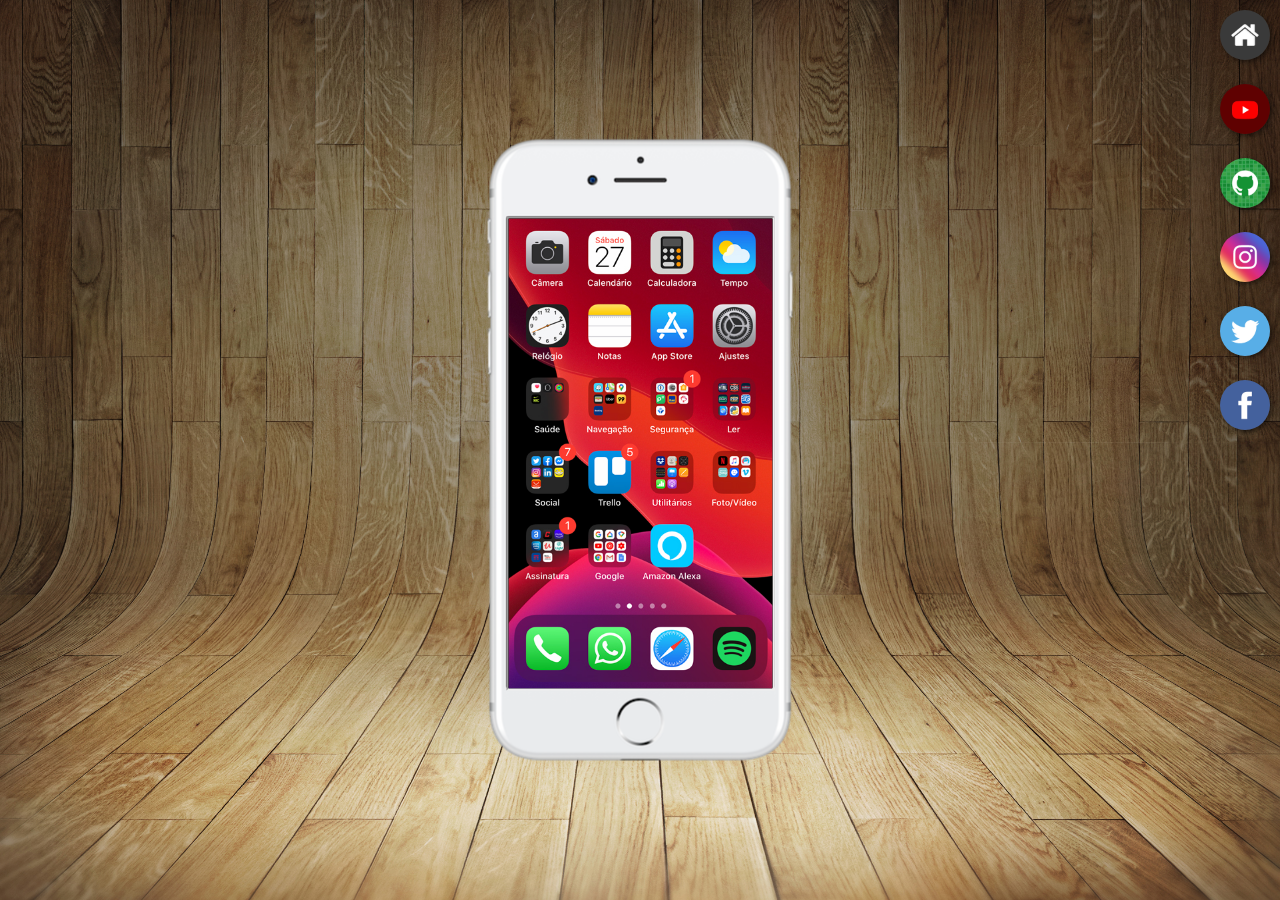
<file: index.html>
<!DOCTYPE html>
<html lang="pt-br">
<head>
    <meta charset="UTF-8">
    <meta name="viewport" content="width=device-width, initial-scale=1.0">
    <link rel="shortcut icon" href="favicon.ico" type="image/x-icon">
    <link rel="stylesheet" href="estilo/style.css">
    <title>Projetos Redes Sociais</title>
</head>
<body>
    <main>
        <section id="telefone">
            <iframe src="home.html" name="tela" id="tela">
                Seu navegador não é compatível com isso
            </iframe>
        </section>
        <section id="redes">
            <a href="home.html" target="tela"><img src="imagens/logo-home.jpg" alt="Home"></a> <br>
            <a href="youtube.html" target="tela"><img src="imagens/logo-youtube.jpg" alt="YouTube"></a> <br>
            <a href="github.html" target="tela"><img src="imagens/logo-github.jpg" alt="GitHub"></a> <br>
            <a href="instagram.html" target="tela"><img src="imagens/logo-instagram.jpg" alt="Instagram"></a> <br>
            <a href="twitter.html" target="tela"><img src="imagens/logo-twitter.jpg" alt="Twitter"></a> <br>
            <a href="facebook.html" target="tela"><img src="imagens/logo-facebook.jpg" alt="Facebook"></a> <br>
        </section>
    </main>
</body>
</html>
</file>
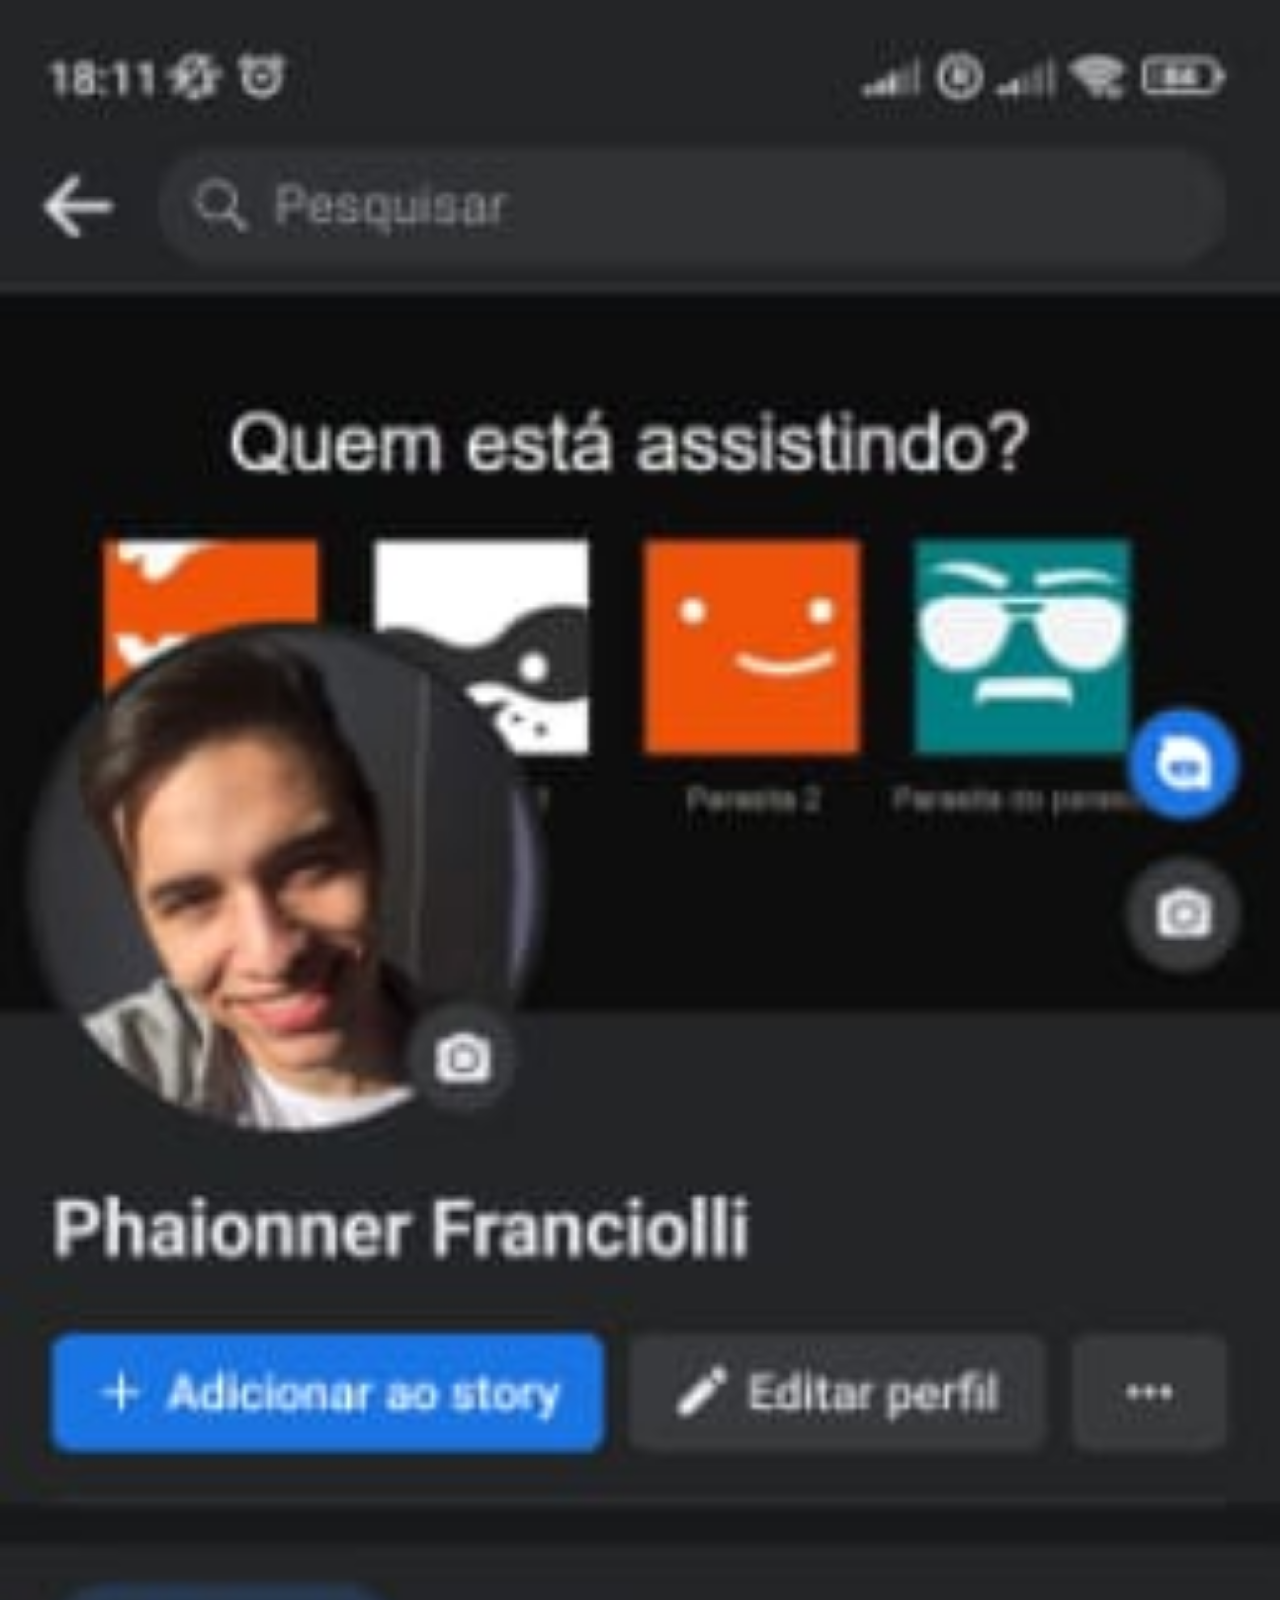
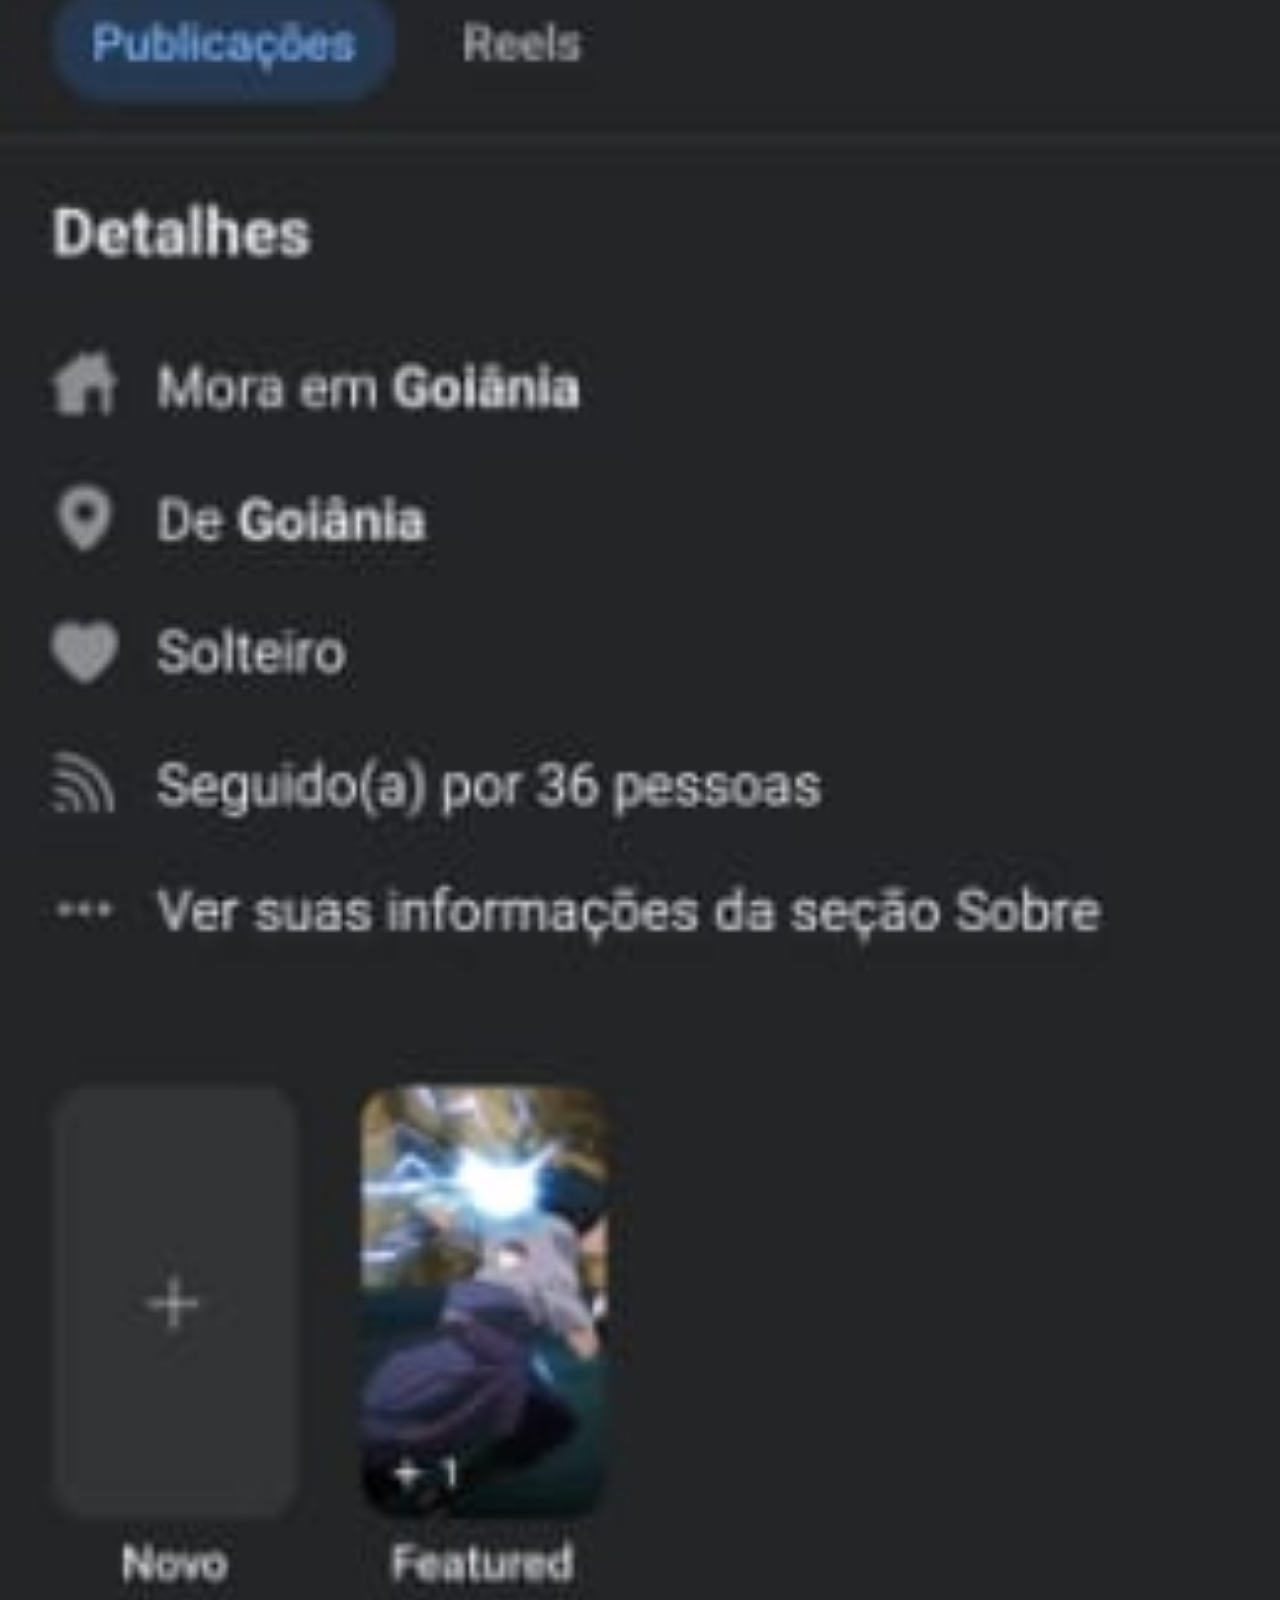
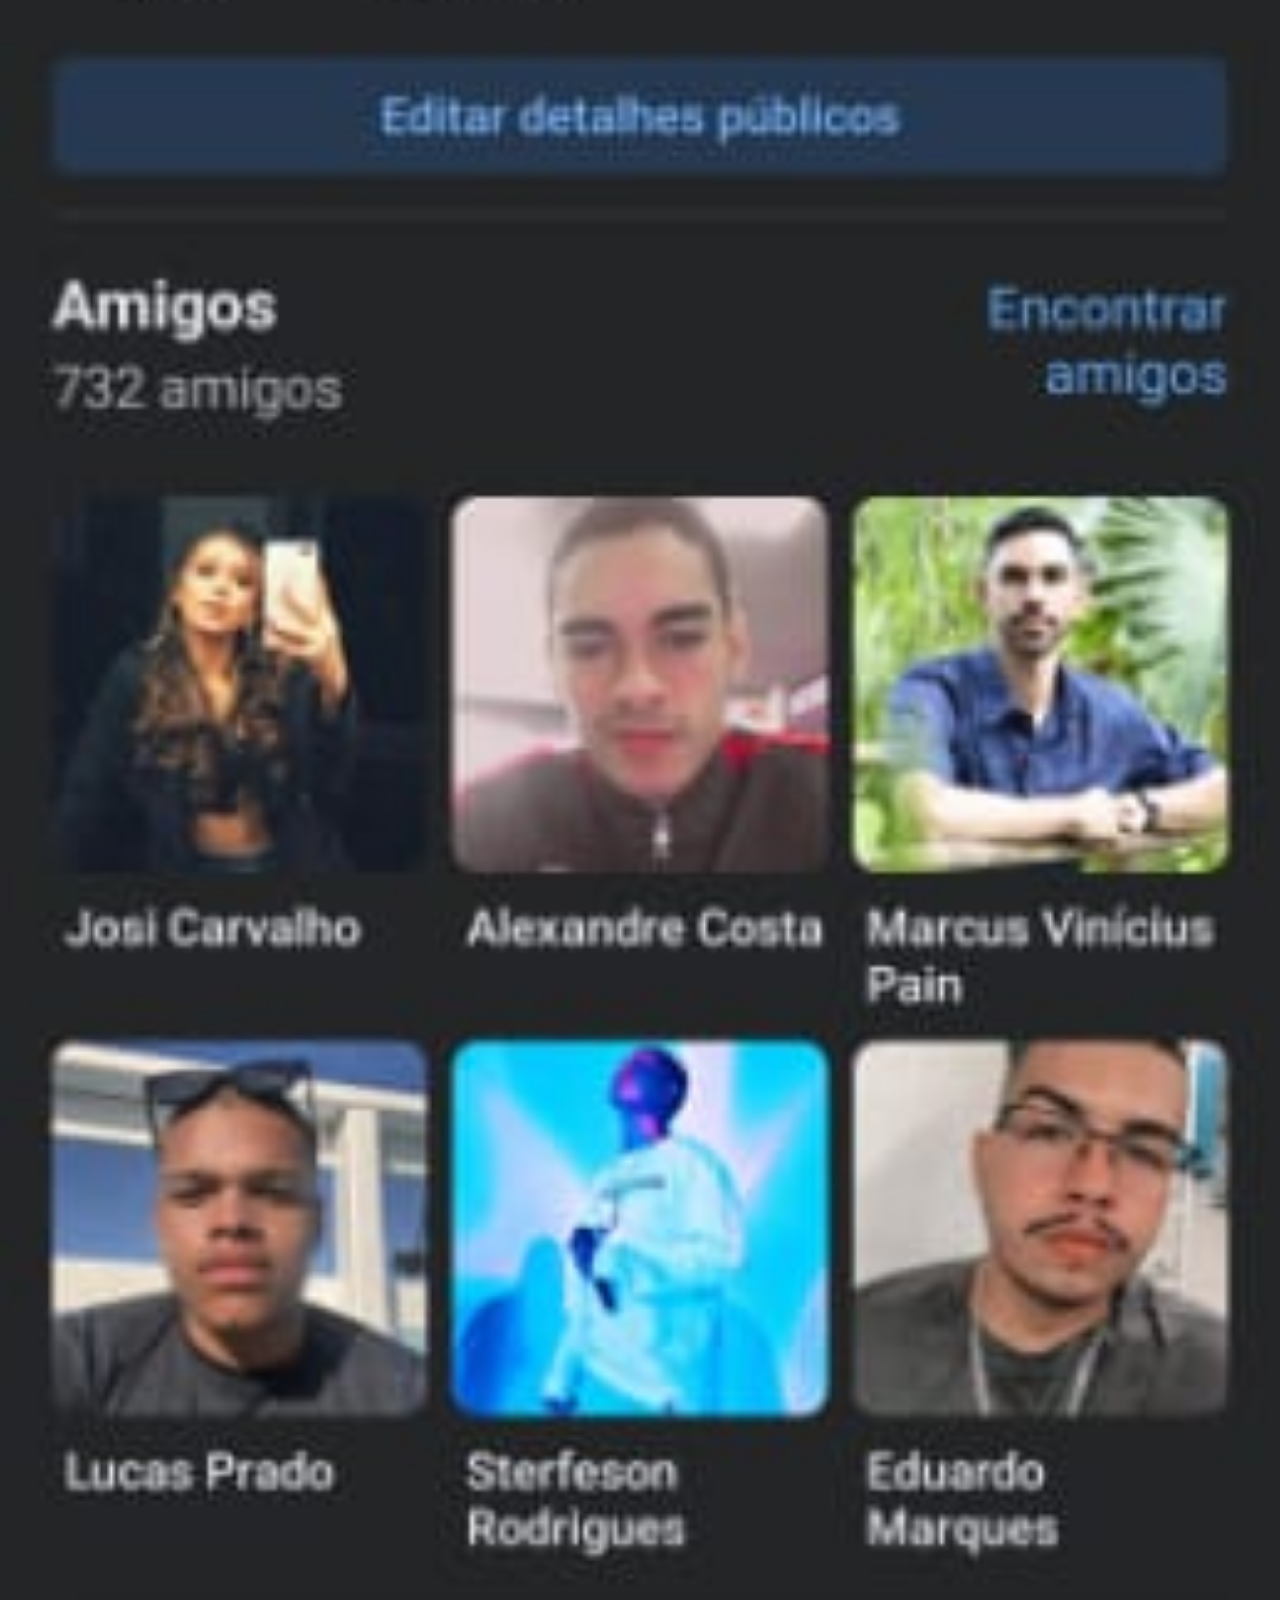
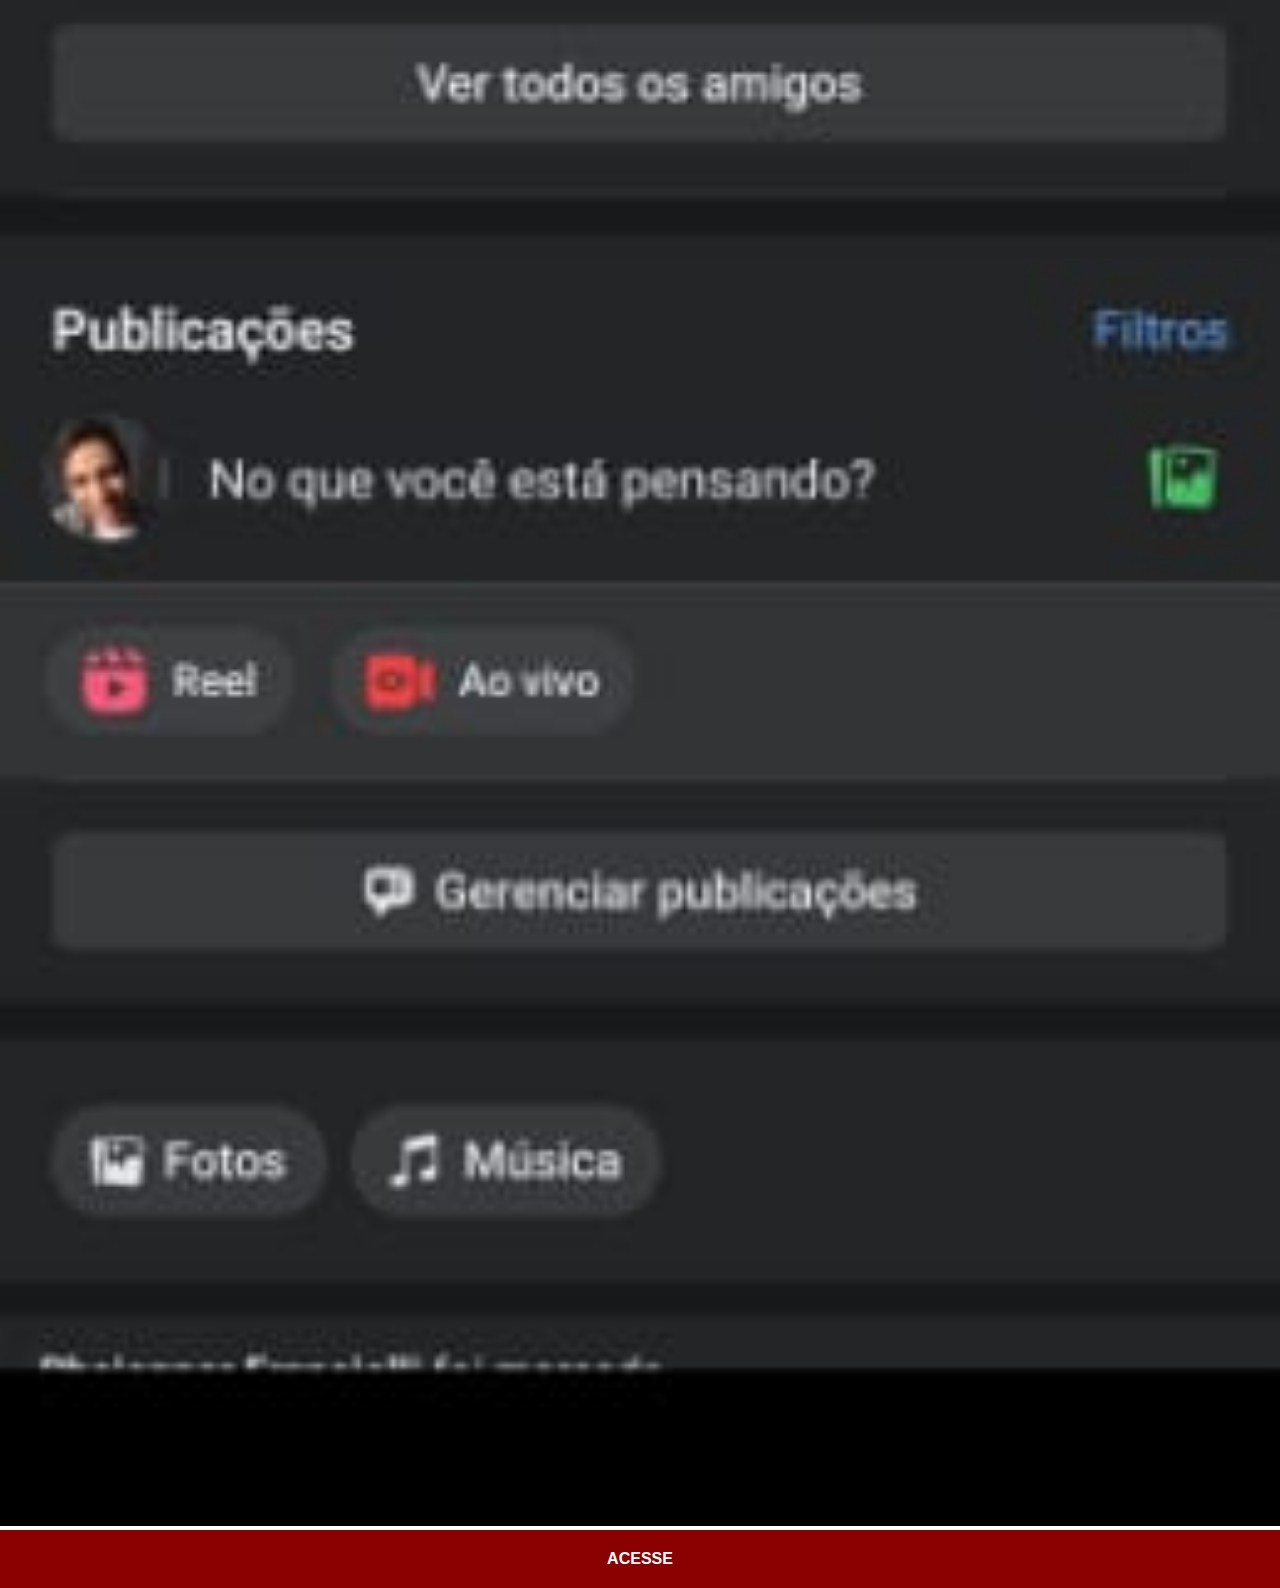
<file: facebook.html>
<!DOCTYPE html>
<html lang="pt-br">
<head>
    <meta charset="UTF-8">
    <meta name="viewport" content="width=device-width, initial-scale=1.0">
    <title>Facebook</title>
    <link rel="stylesheet" href="estilos/social.css">
</head>
<body>
    <img src="imagens/facebookappa.jpeg" alt="Facebook">
    <a href="https://www.facebook.com/phaionner.franciolli/" target="_blank">ACESSE</a>
</body>
</html>
</file>
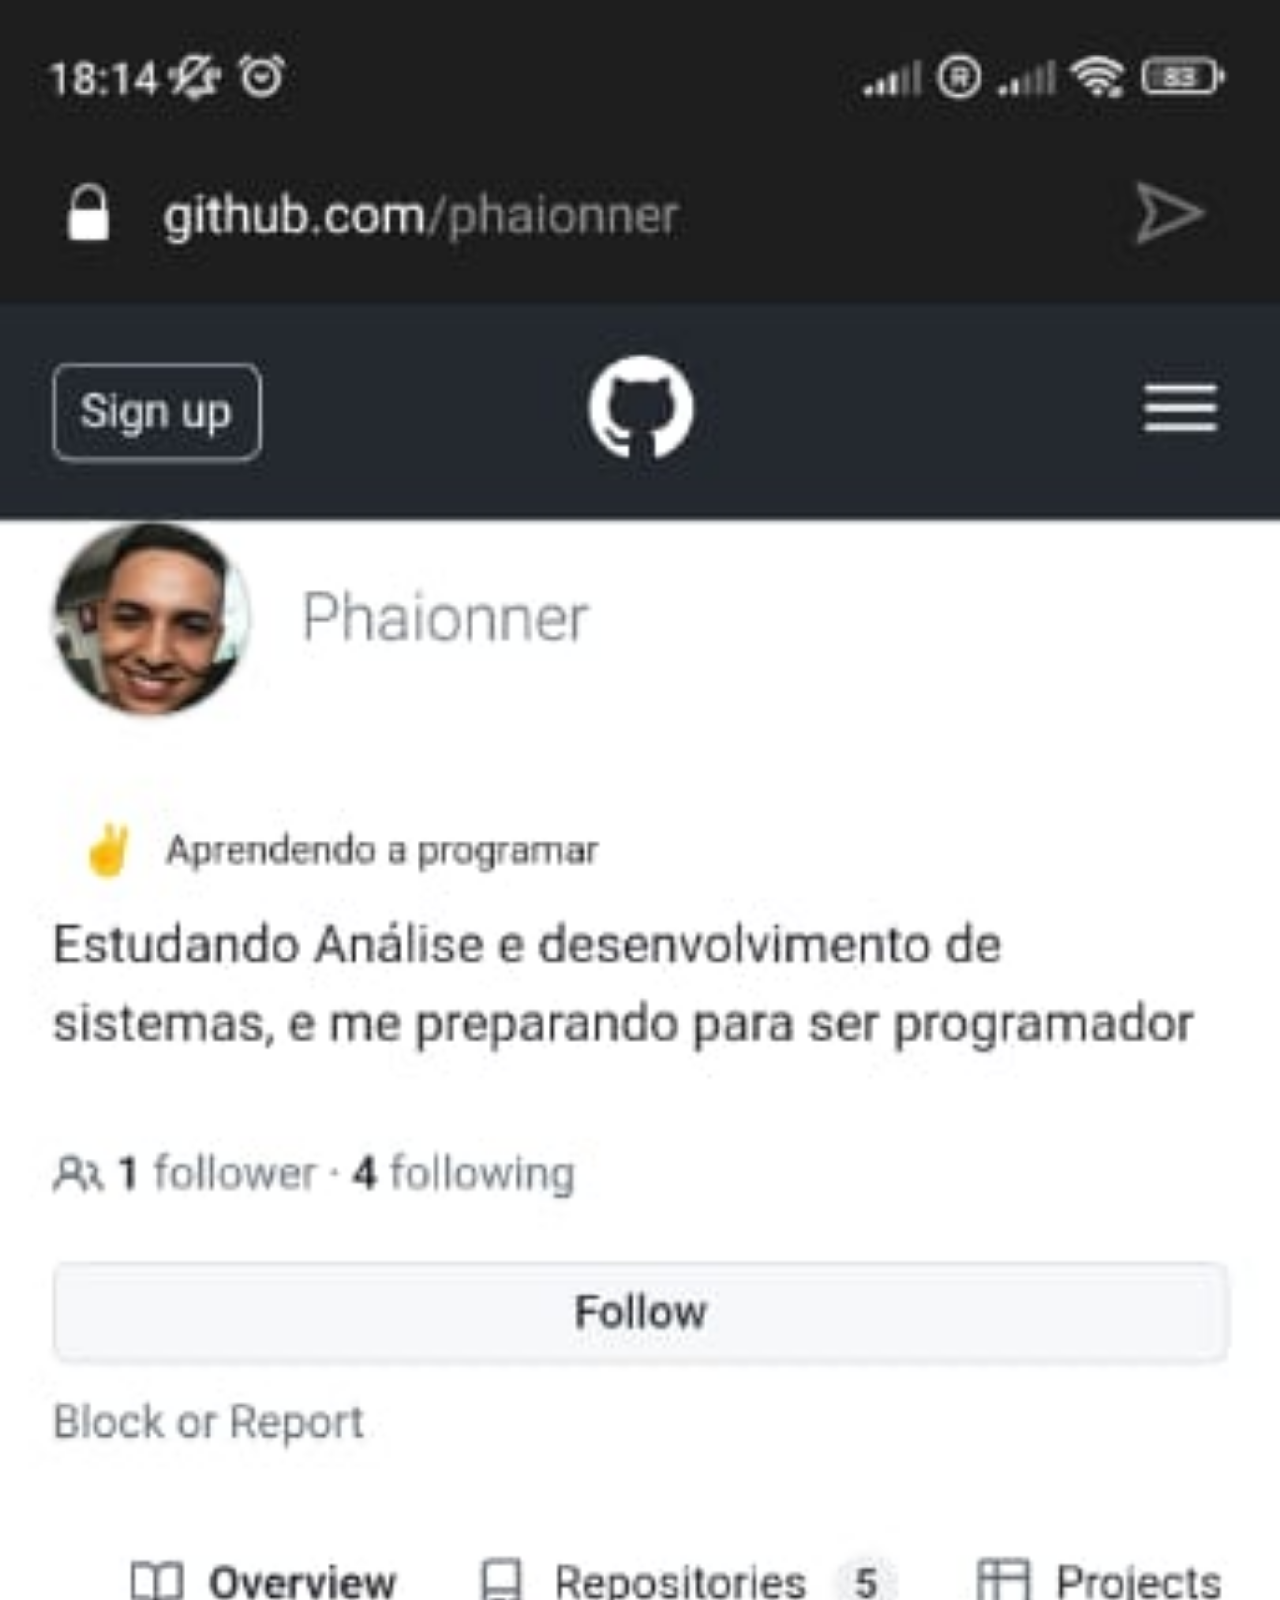
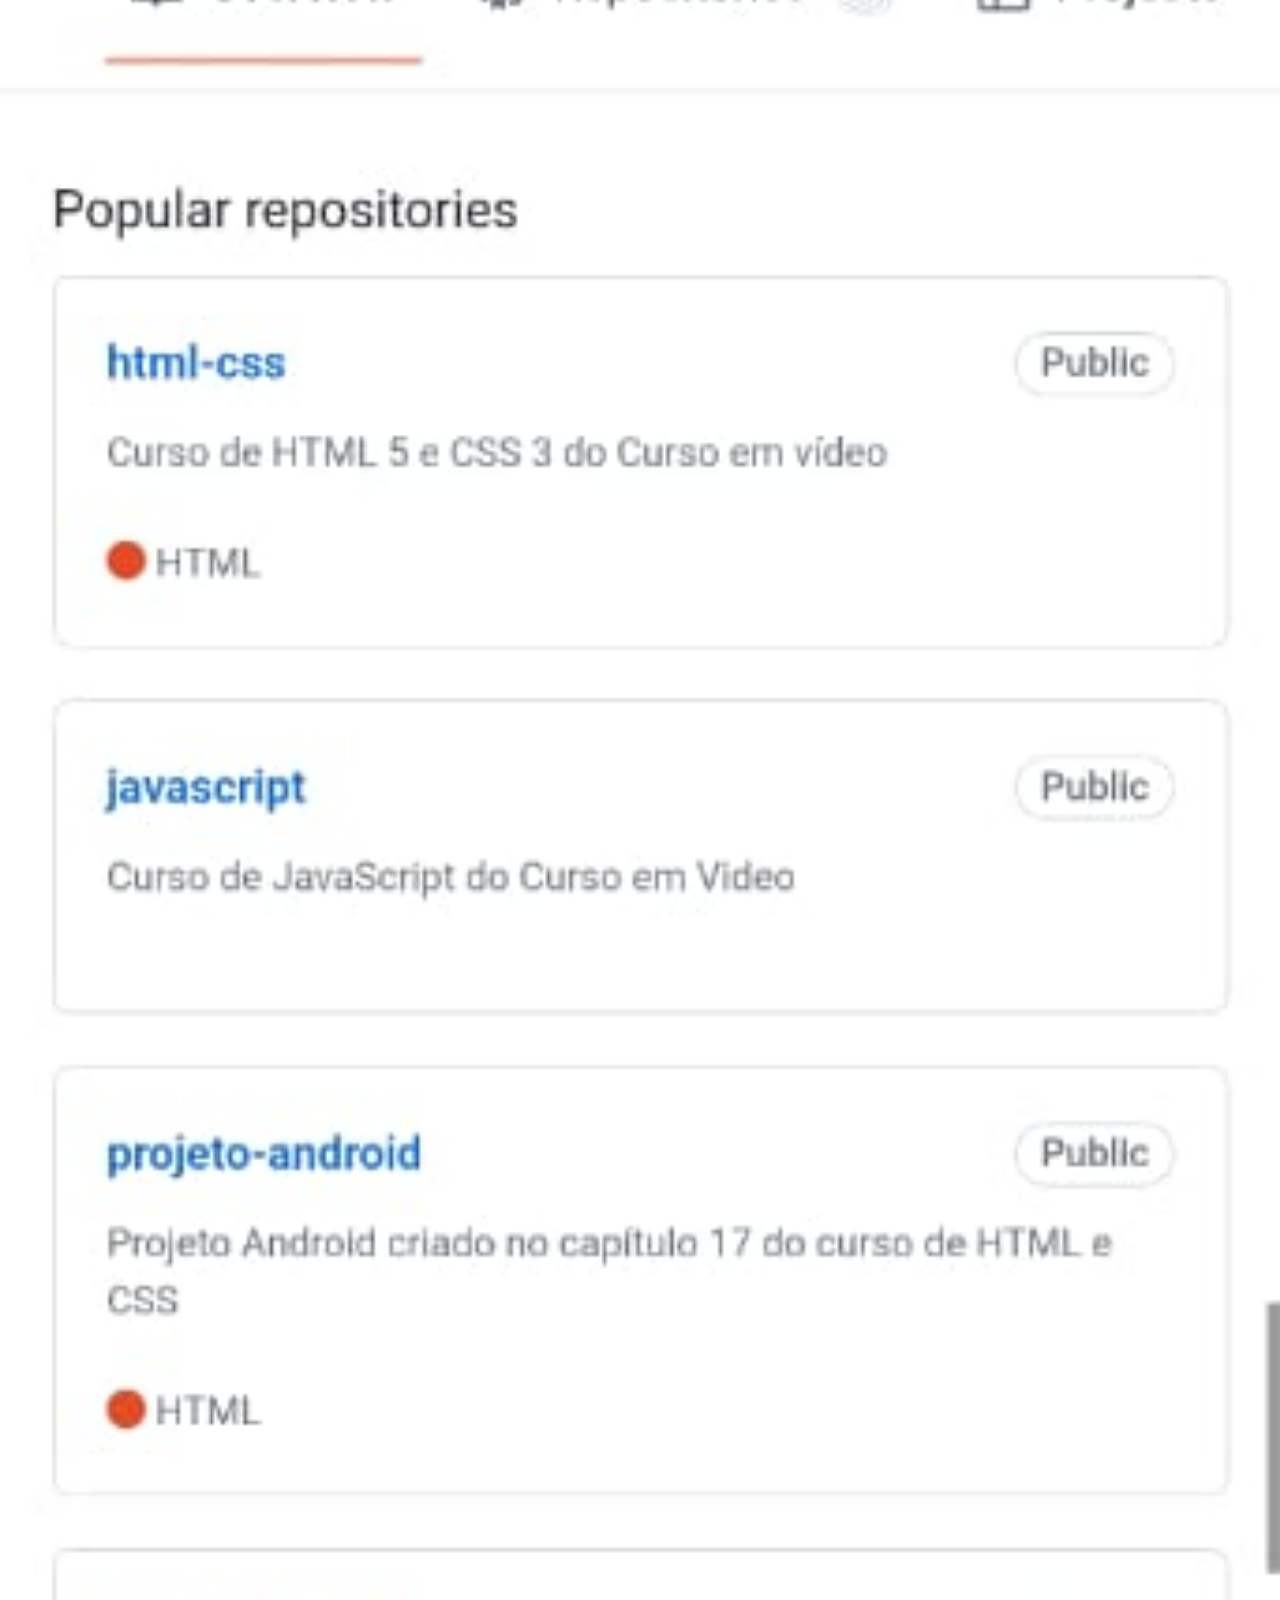
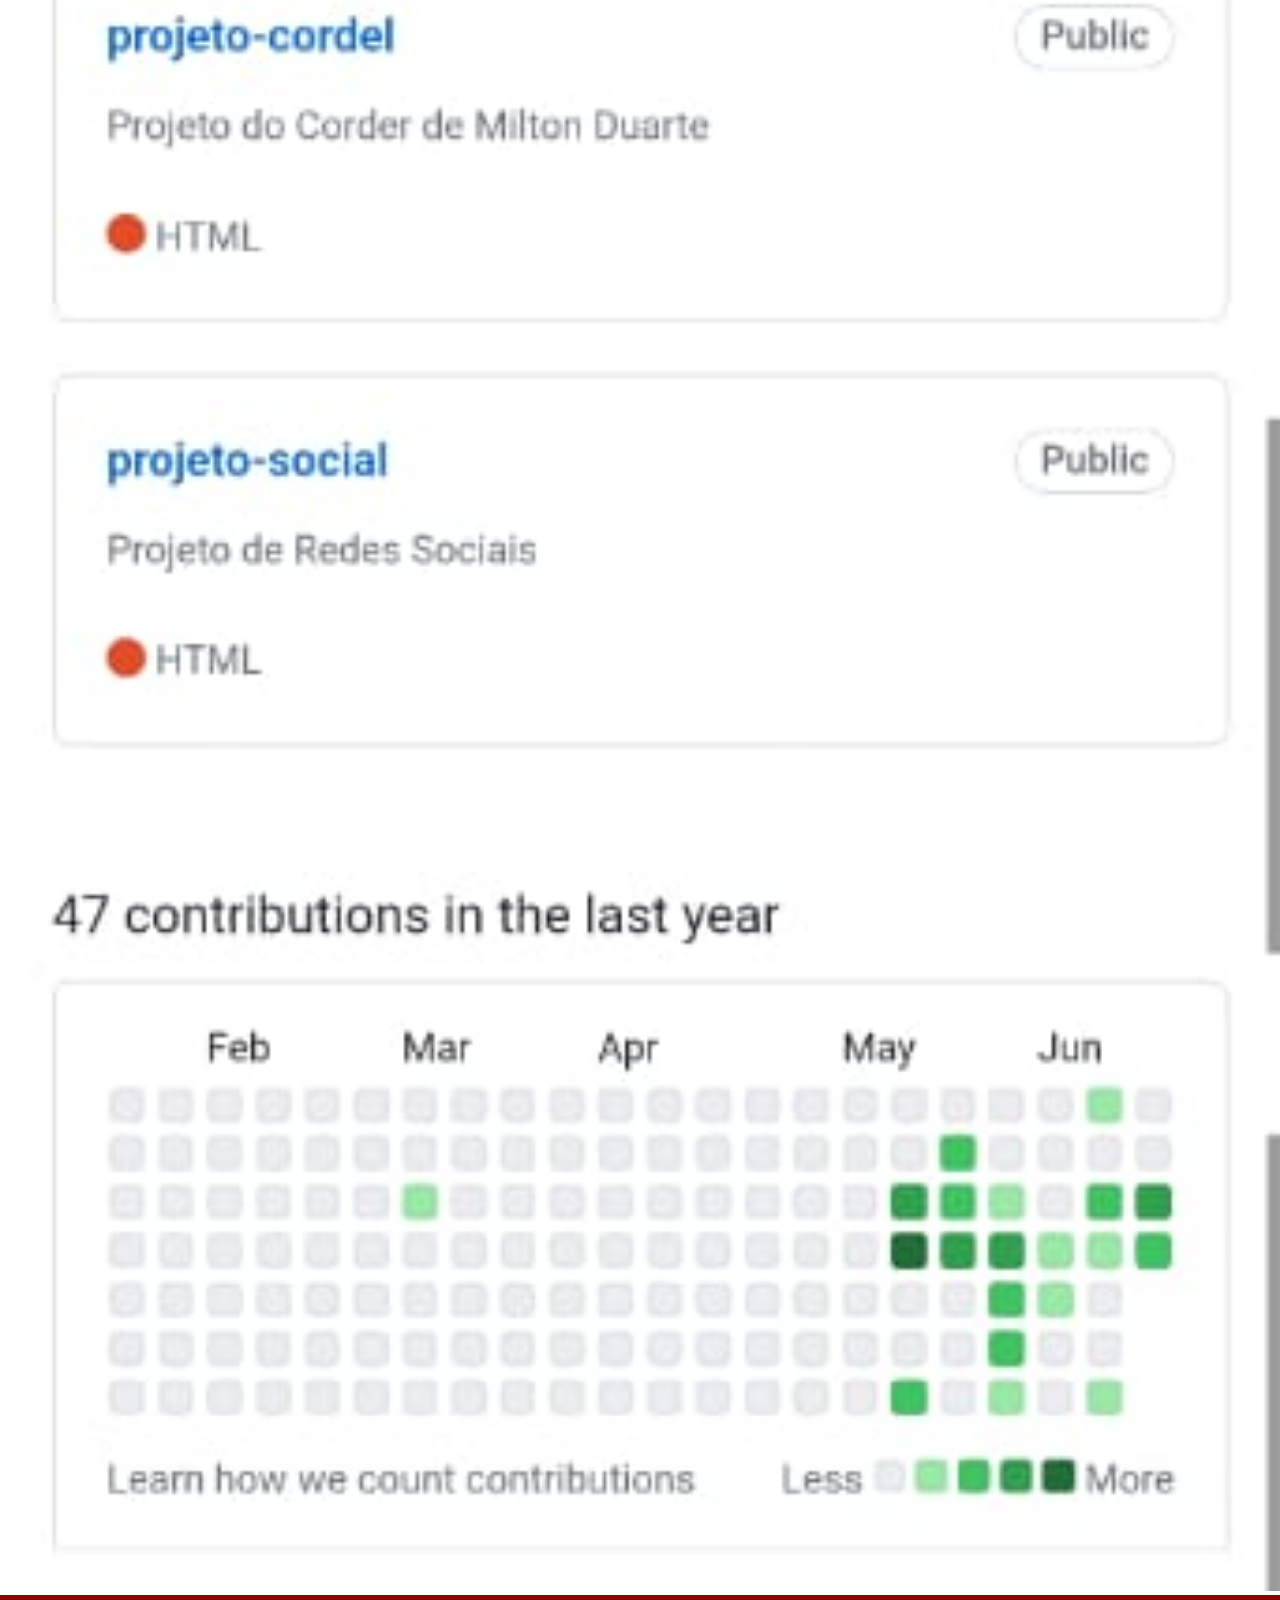
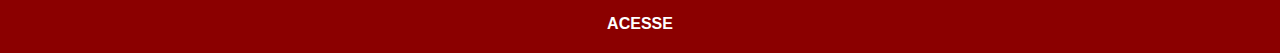
<file: github.html>
<!DOCTYPE html>
<html lang="pt-br">
<head>
    <meta charset="UTF-8">
    <meta name="viewport" content="width=device-width, initial-scale=1.0">
    <title>GitHub</title>
    <link rel="stylesheet" href="estilos/social.css">
</head>
<body>
    <img src="imagens/githubkappa.jpeg" alt="Github">
    <a href="https://github.com/Phaionner" target="_blank">ACESSE</a>
</body>
</html>
</file>
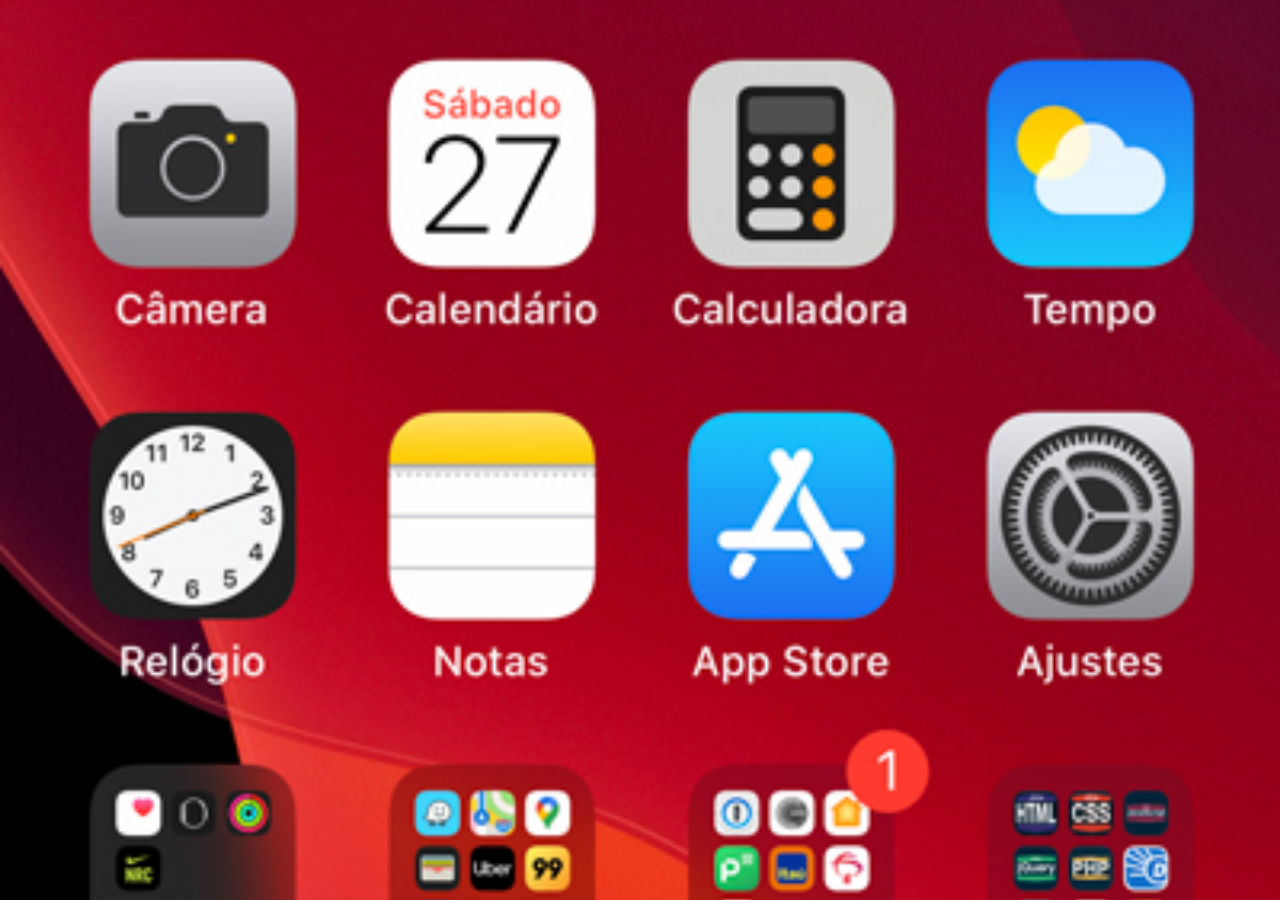
<file: home.html>
<!DOCTYPE html>
<html lang="pt-br">
<head>
    <meta charset="UTF-8">
    <meta name="viewport" content="width=device-width, initial-scale=1.0">
    <title>Home</title>
    <style>
        * {
            margin: 0px;
            padding: 0px;
        }

        body {
            width: 100vw;
            height: 100vh;
            background: black url('imagens/tela-home.jpg') no-repeat top center;
            background-size: cover;
        }
    </style>
<body>
    
</body>
</html>
</file>
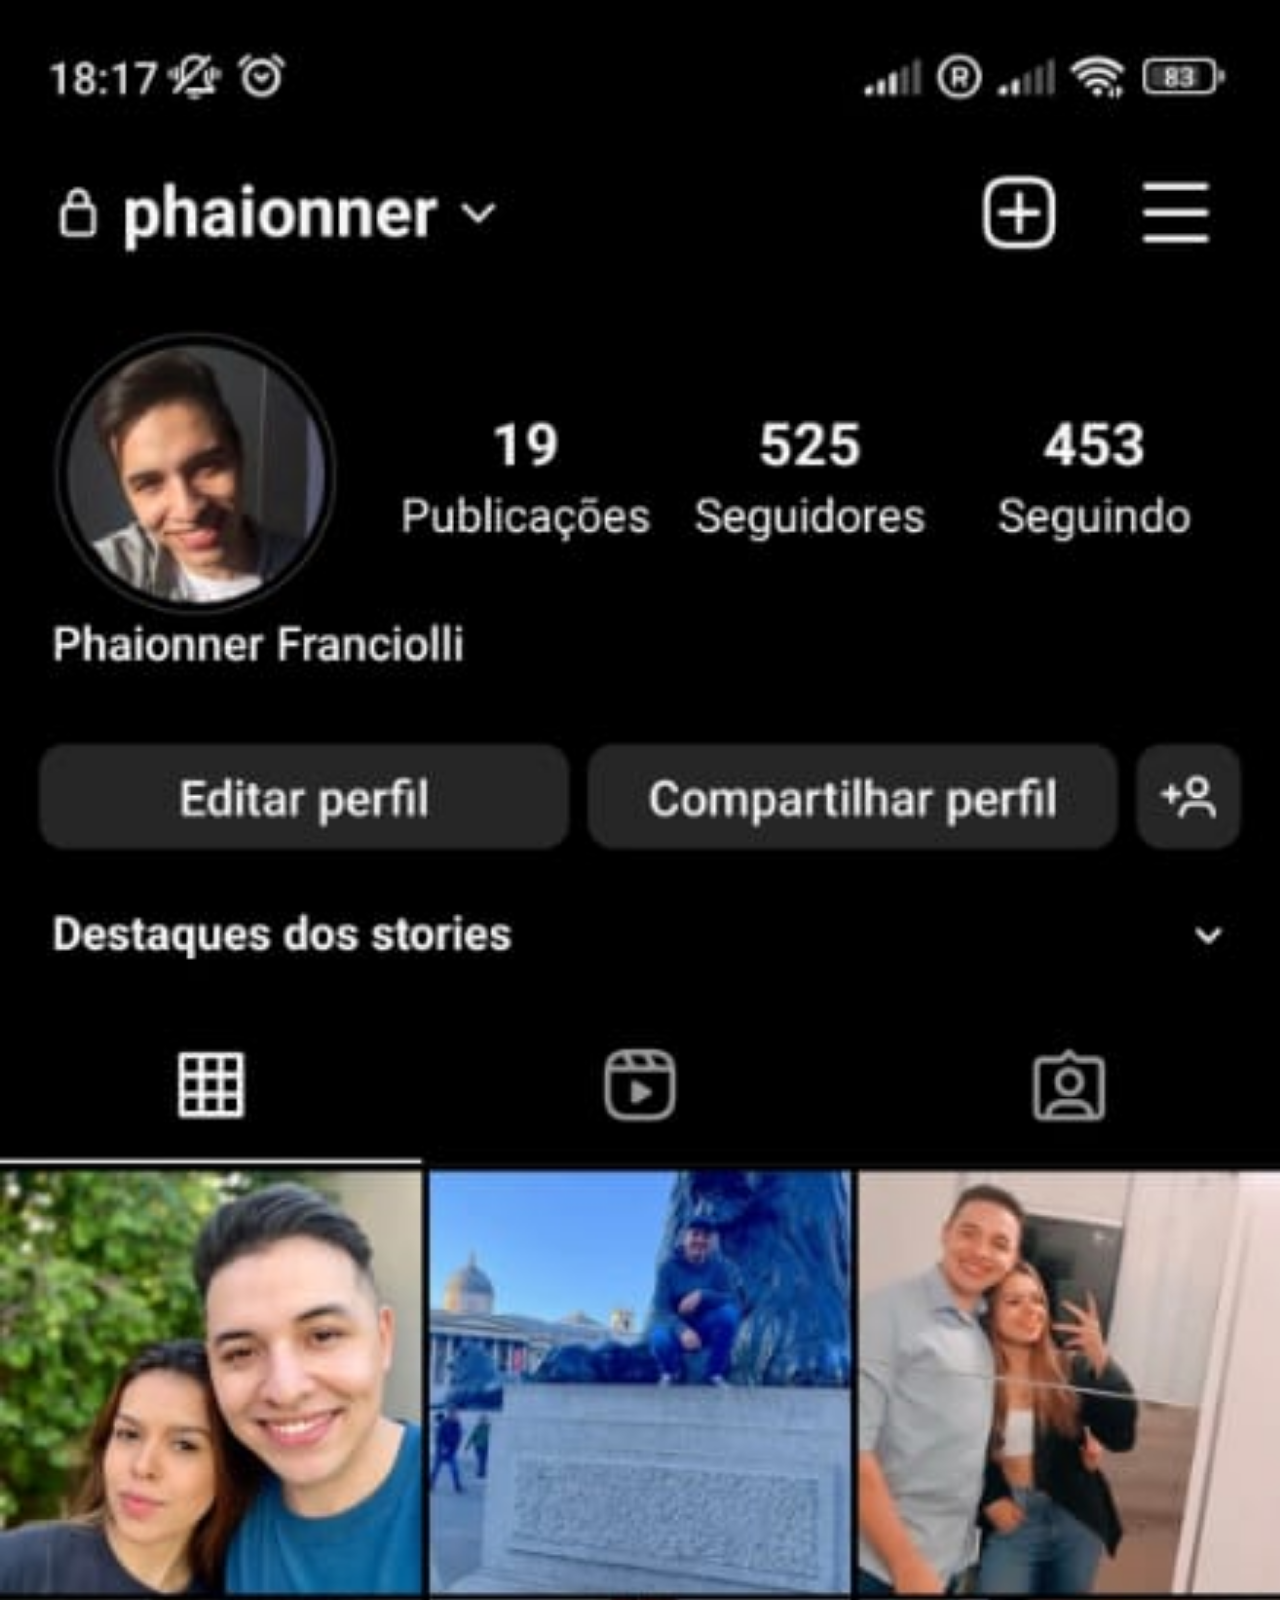
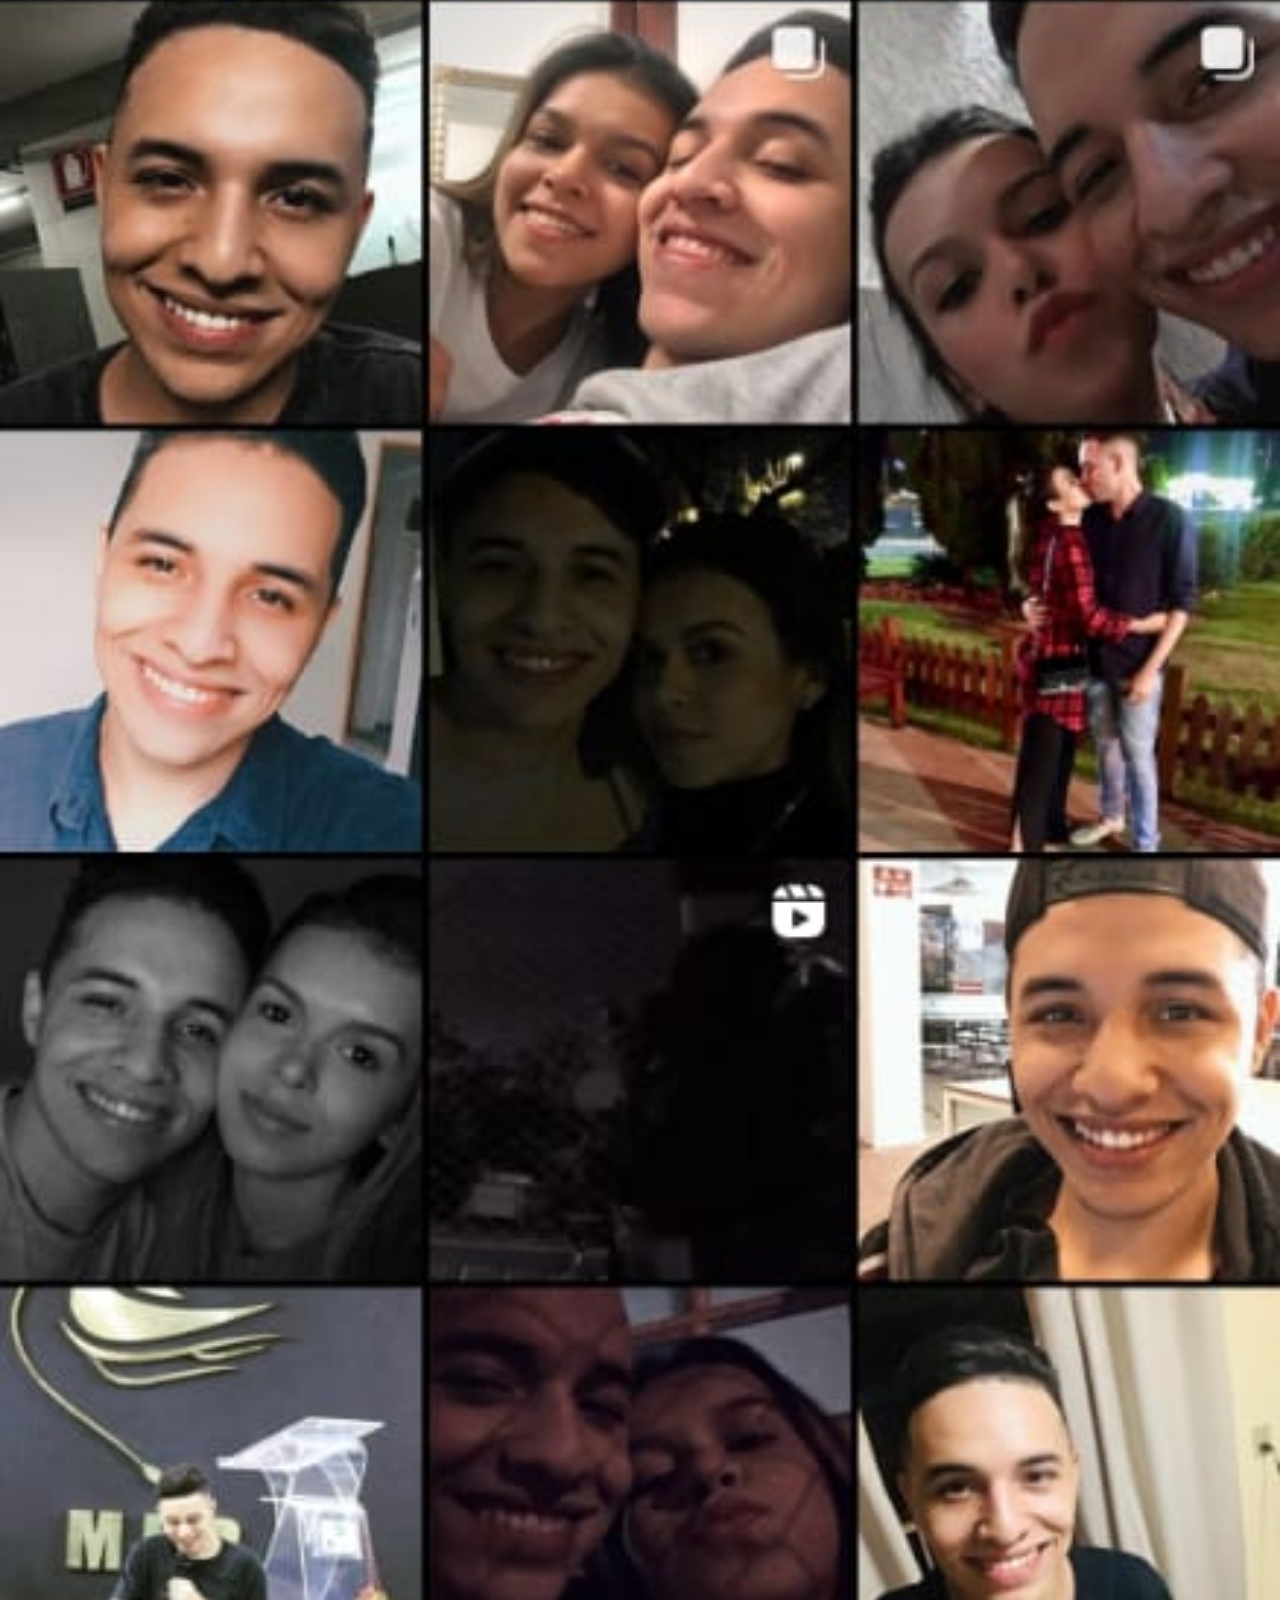
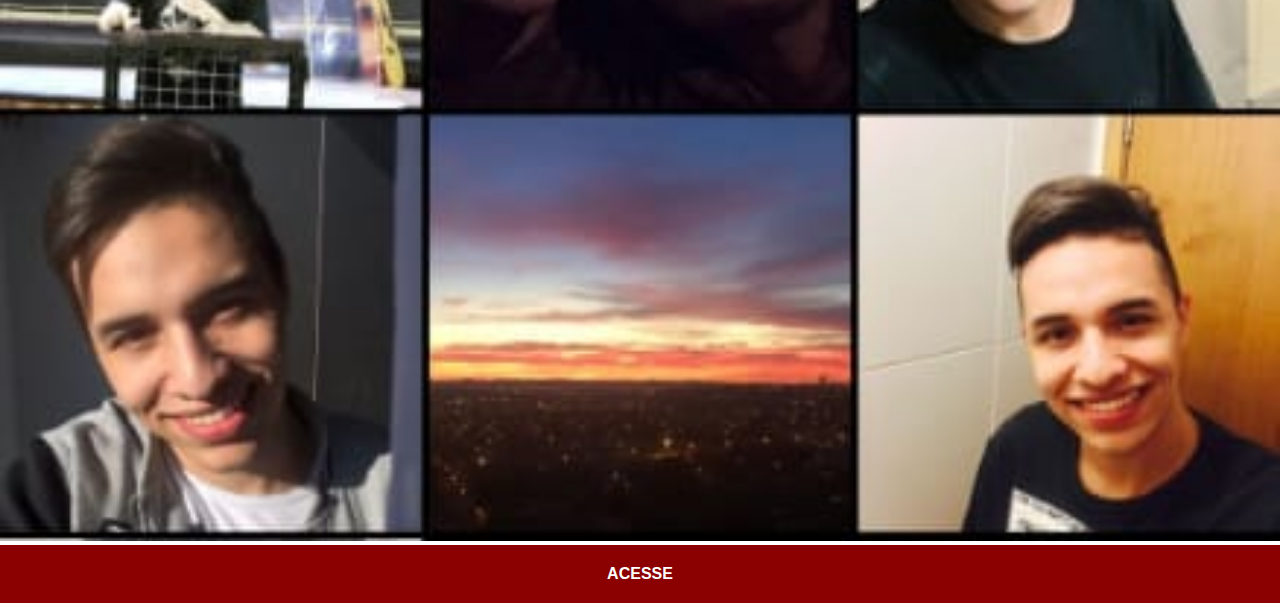
<file: instagram.html>
<!DOCTYPE html>
<html lang="pt-br">
<head>
    <meta charset="UTF-8">
    <meta name="viewport" content="width=device-width, initial-scale=1.0">
    <title>Instagram</title>
    <link rel="stylesheet" href="estilos/social.css">
</head>
<body>
    <img src="imagens/instagramkappa.jpeg" alt="Instagram">
    <a href="https://www.instagram.com/phaionner/" target="_blank">ACESSE</a>
</body>
</html>
</file>
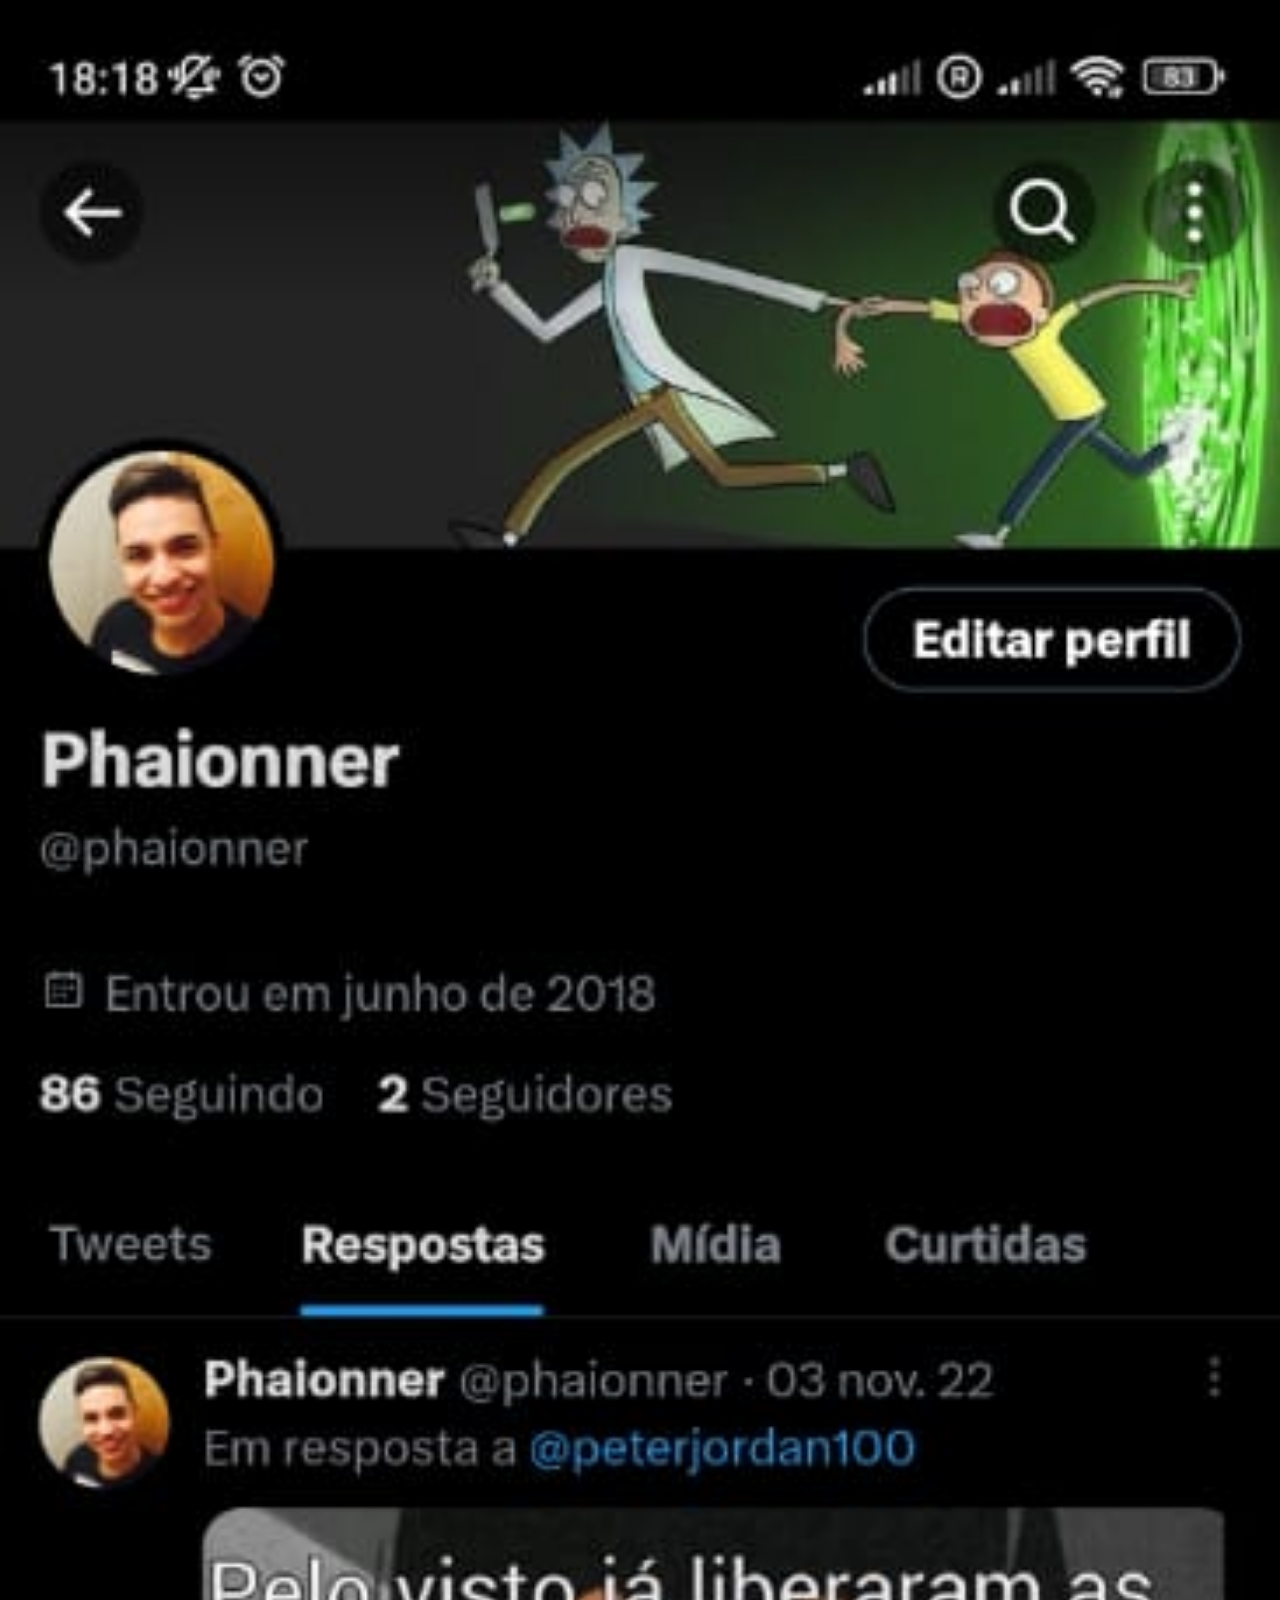
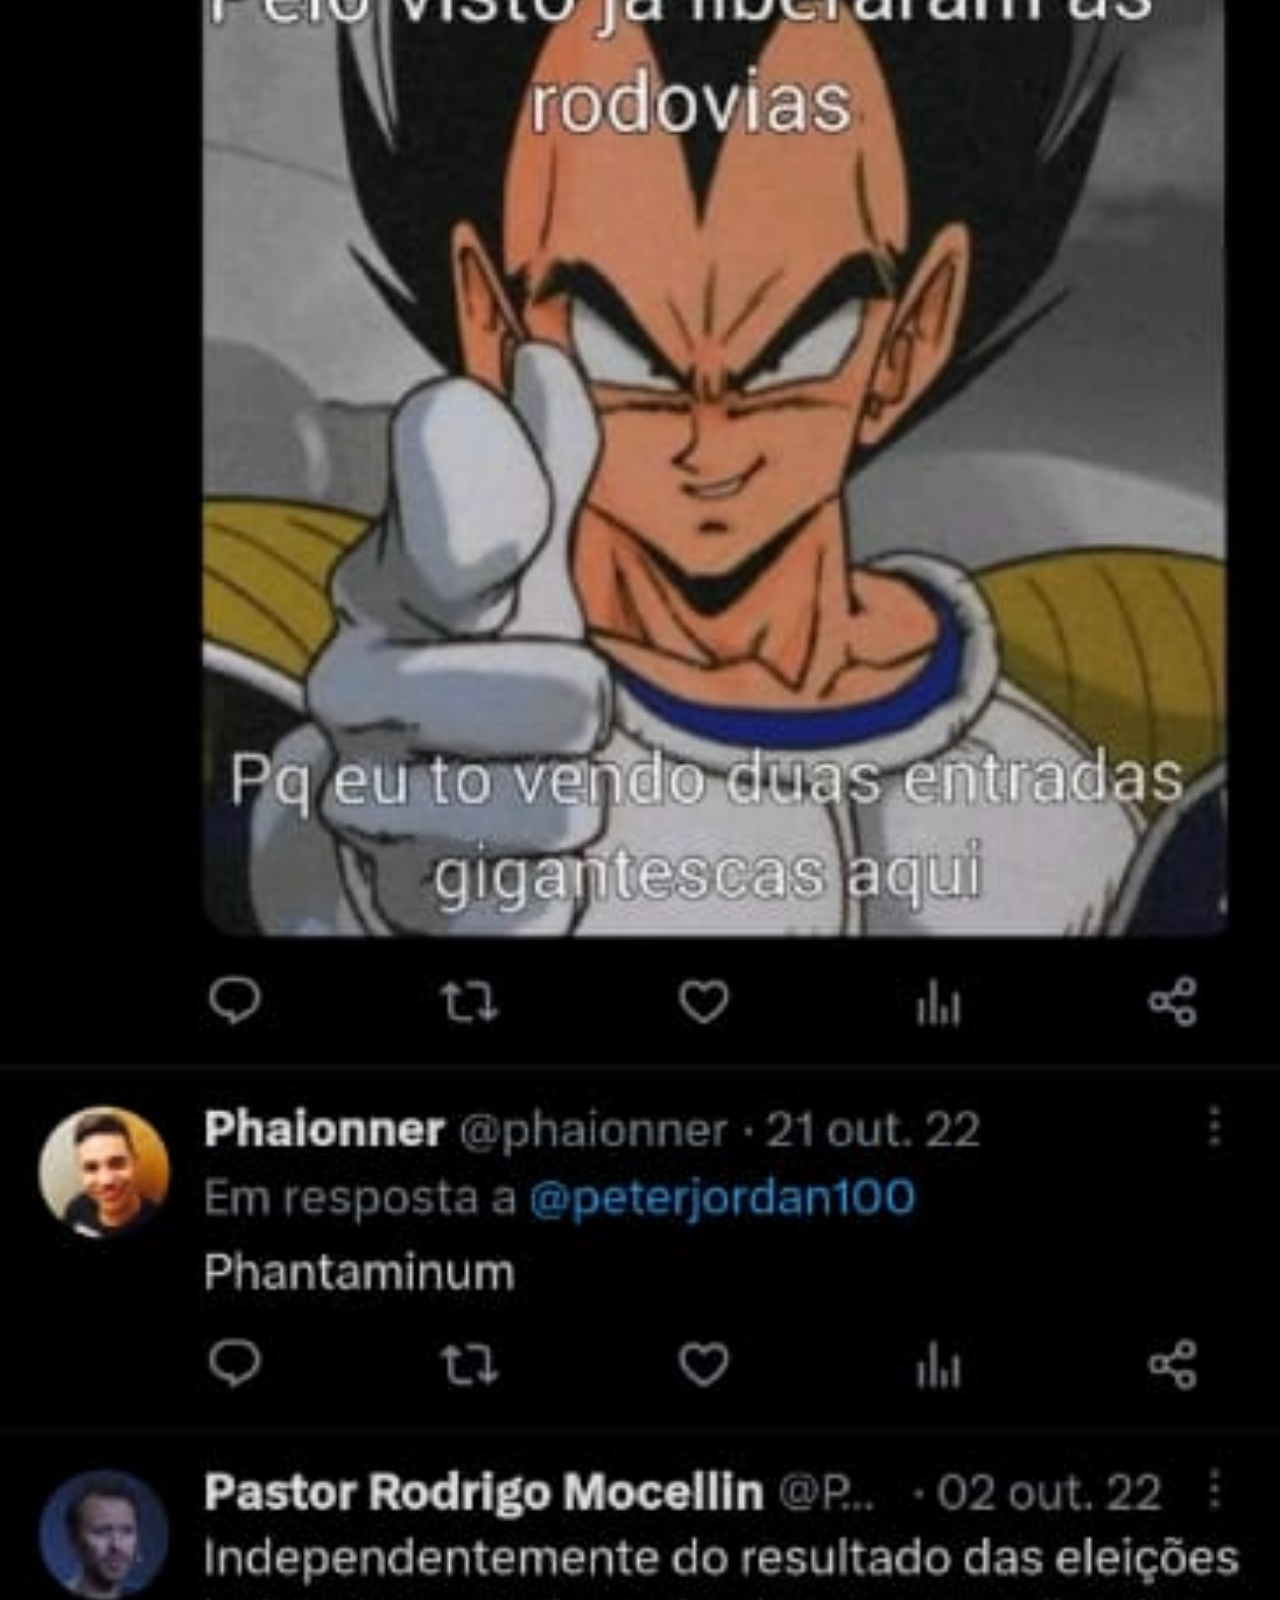
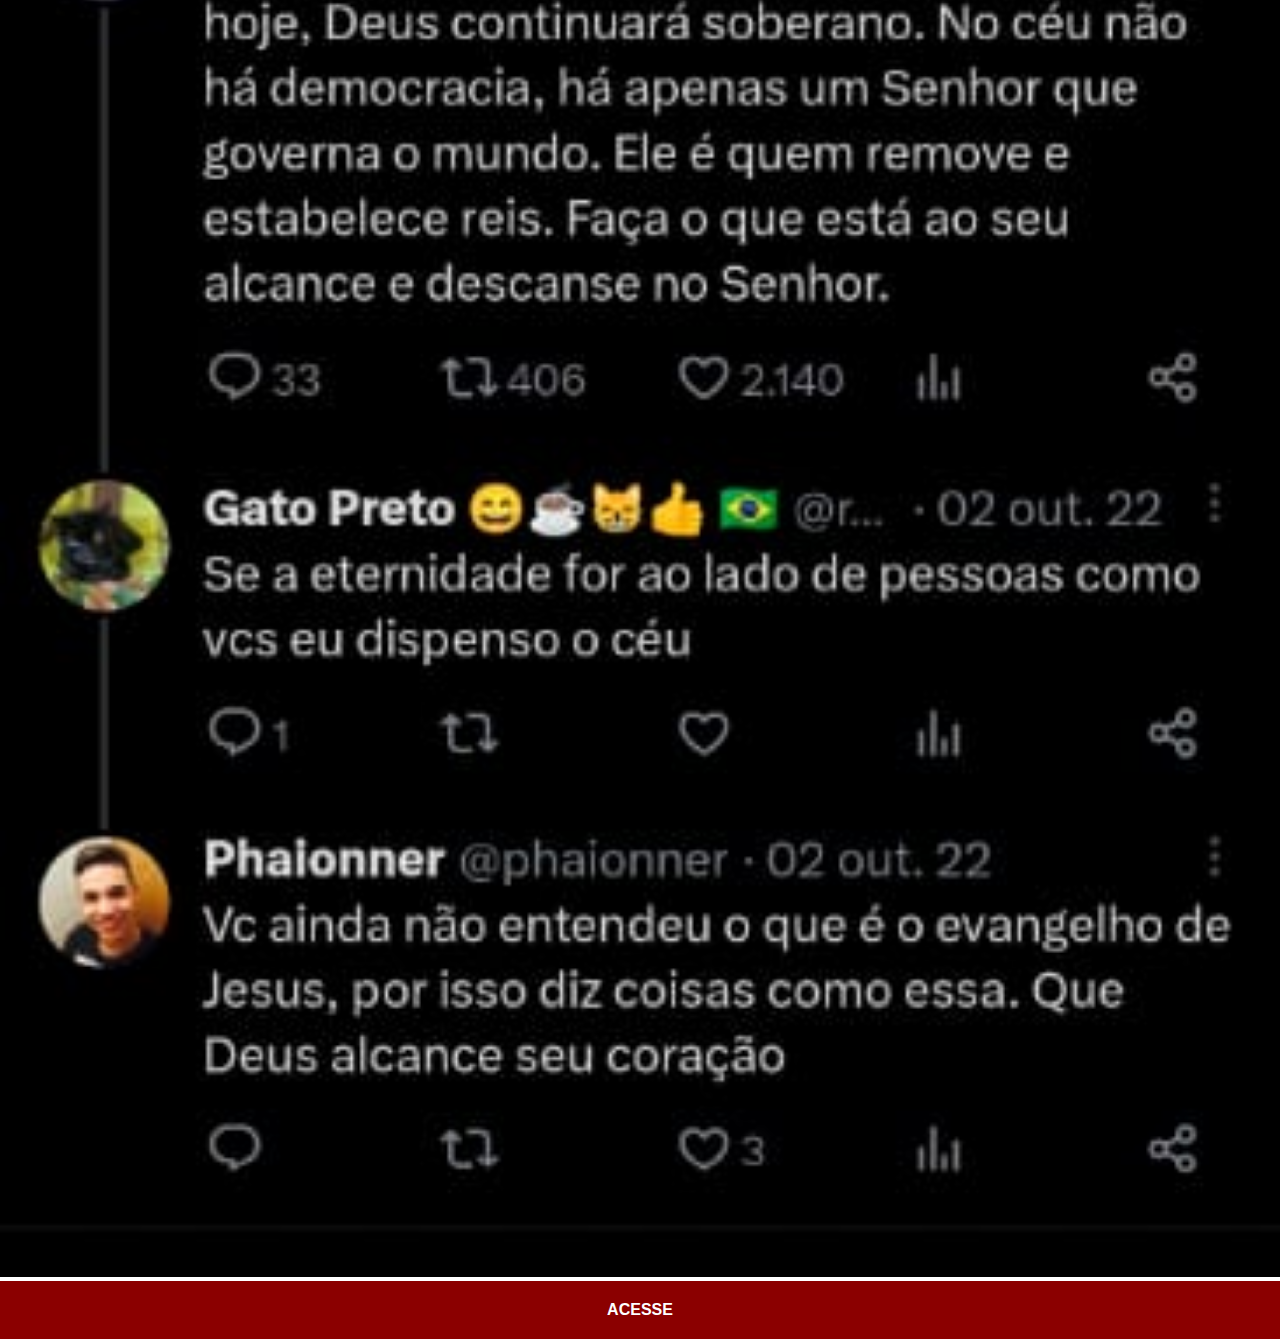
<file: twitter.html>
<!DOCTYPE html>
<html lang="pt-br">
<head>
    <meta charset="UTF-8">
    <meta name="viewport" content="width=device-width, initial-scale=1.0">
    <title>Twitter</title>
    <link rel="stylesheet" href="estilos/social.css">
</head>
<body>
    <img src="imagens/twitterkappa.jpeg" alt="Twitter">
    <a href="https://twitter.com/phaionner/with_replies" target="_blank">ACESSE</a>
</body>
</html>
</file>
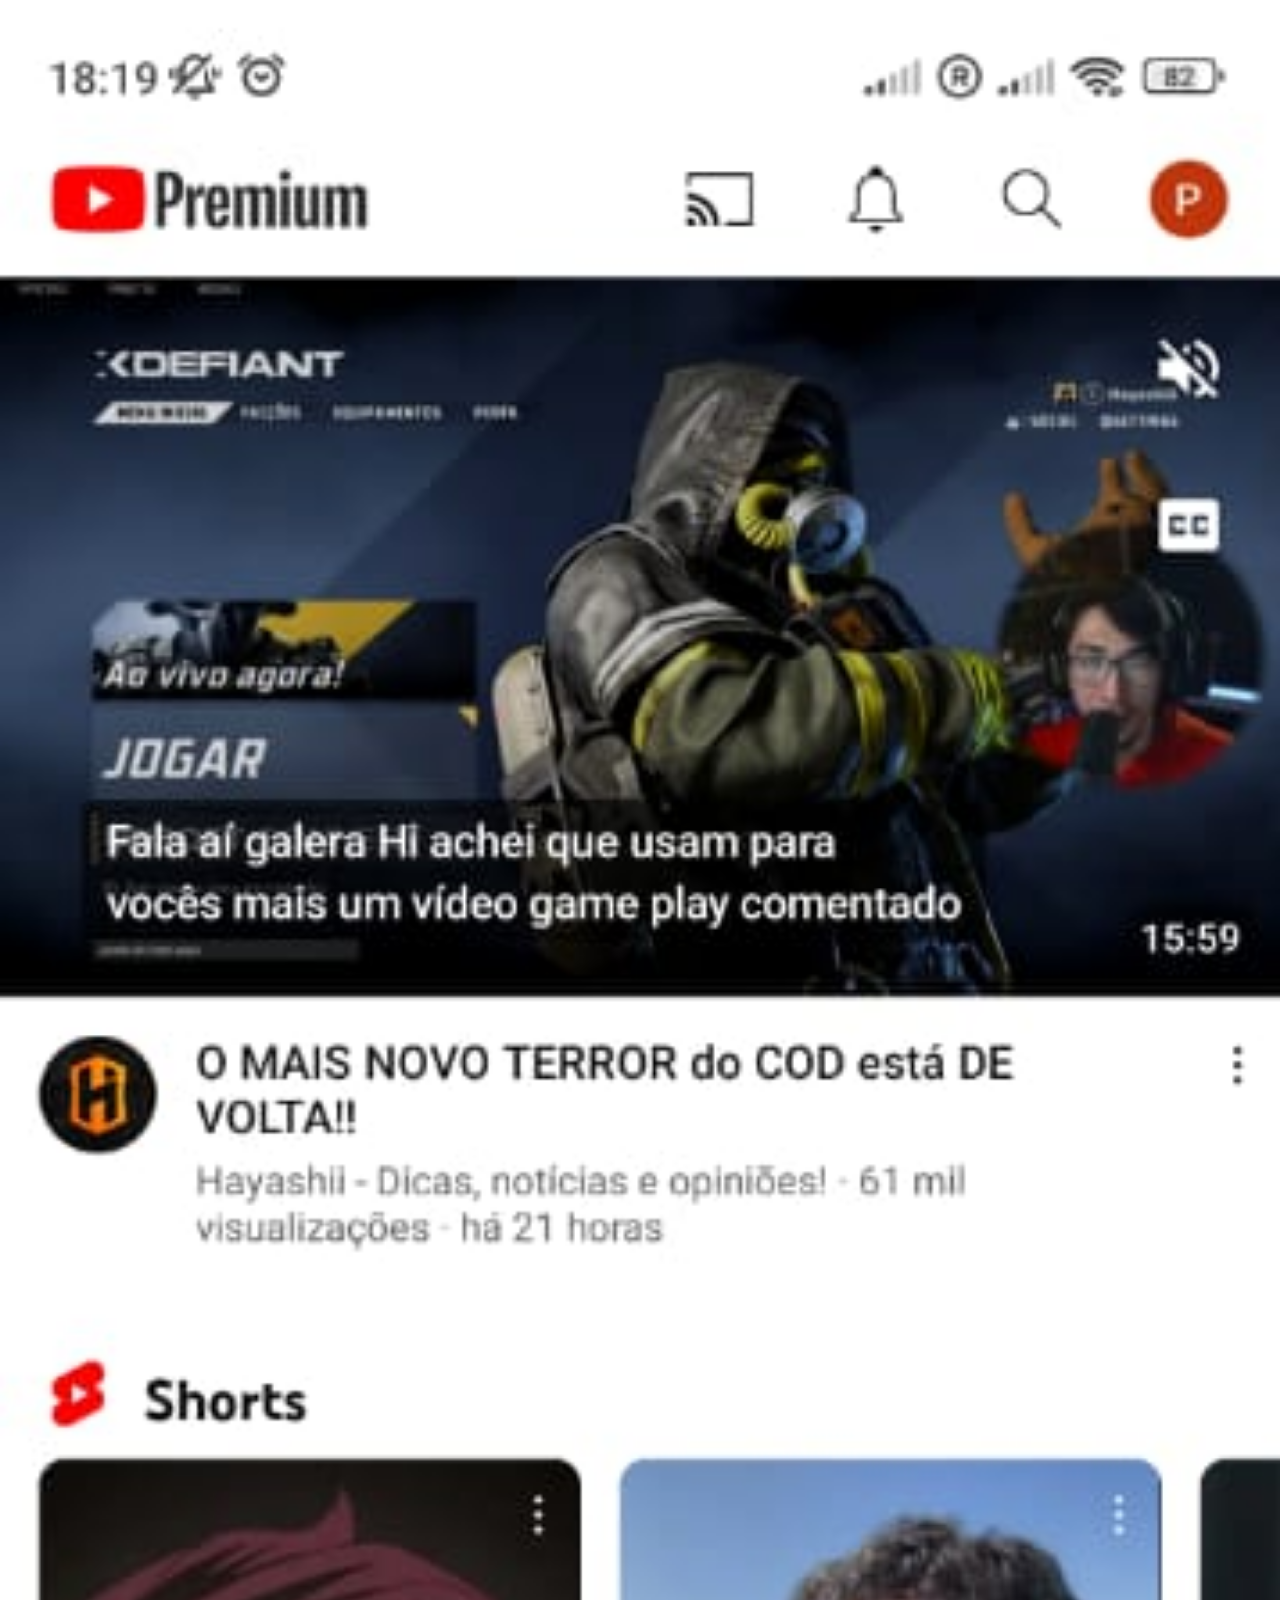
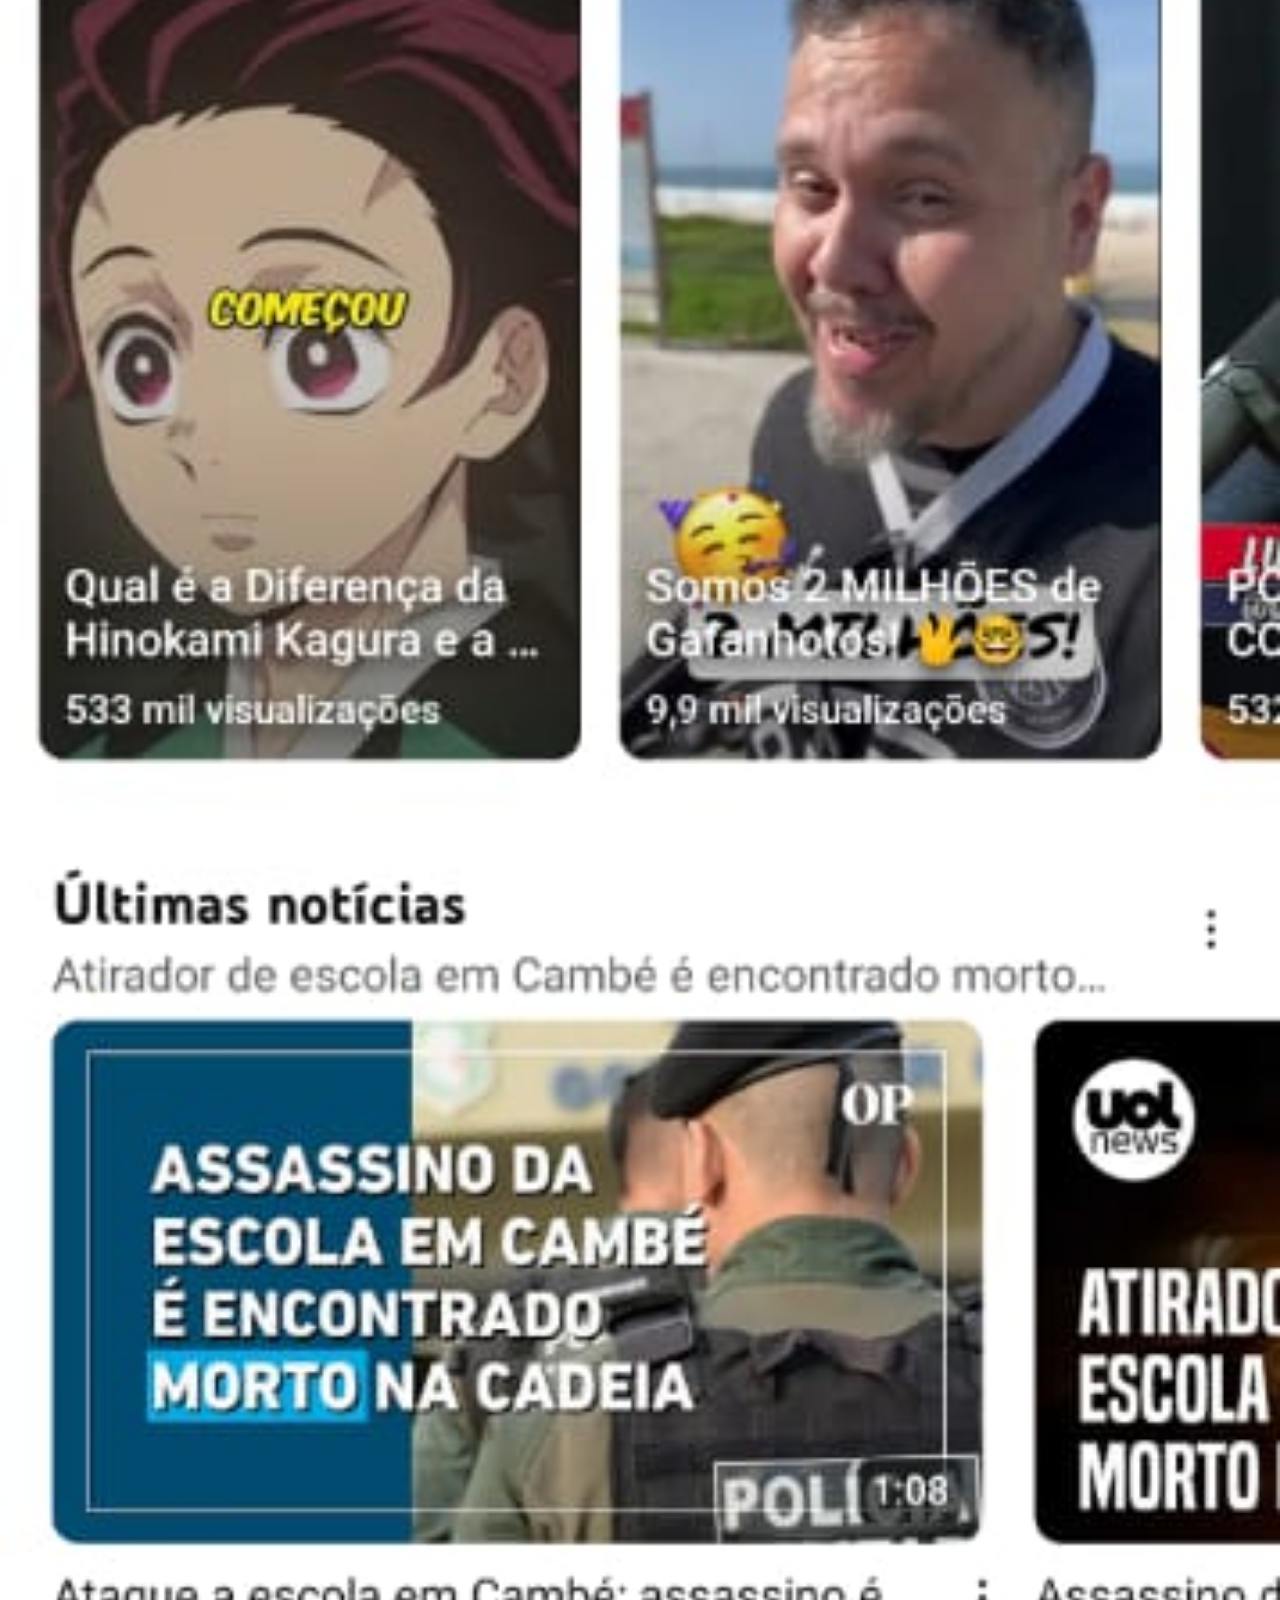
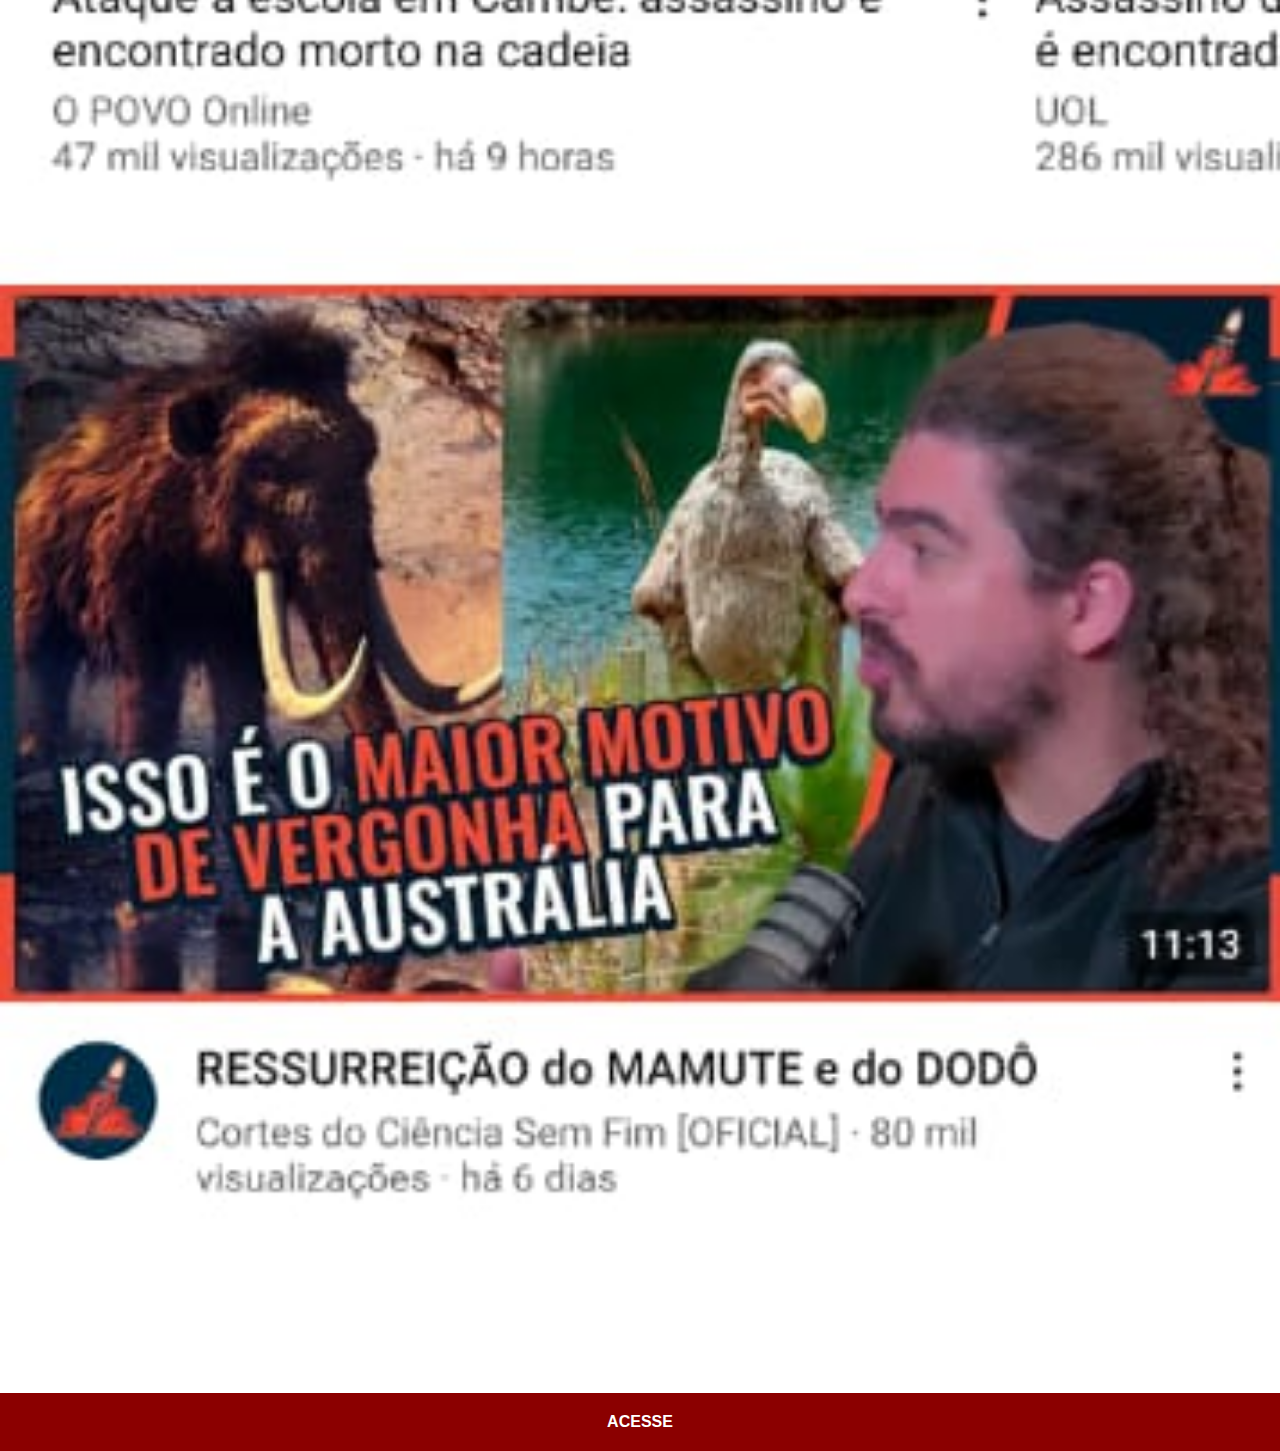
<file: youtube.html>
<!DOCTYPE html>
<html lang="pt-br">
<head>
    <meta charset="UTF-8">
    <meta name="viewport" content="width=device-width, initial-scale=1.0">
    <title>YouTube</title>
    <link rel="stylesheet" href="estilos/social.css">
</head>
<body>
    <img src="imagens/youtubekappa.jpeg" alt="Youtube">
    <a href="https://www.youtube.com/@CursoemVideo/playlists" target="_blank">ACESSE</a>
</body>
</html>
</file>
<file: estilo/style.css>
@charset "UTF-8";

* {
    margin: 0px;
    padding: 0px;
    font-family: Arial, Helvetica, sans-serif;
}

html, body {
    height: 100vh;
    width: 100vw;
    background-color: black;
}

body {
    background: url('../imagens/fundo-madeira.jpg') no-repeat top center;
    background-size: cover;
    background-attachment: fixed;
}

main {
    position: relative;
    height: 100vh;
}

section#telefone {
    position: absolute;
    top: 50%;
    left: 50%;
    transform: translate(-50%, -50%);

    height: 627px;
    width: 311px;
    background: url('../imagens/frame-iphone.png') no-repeat;
}

iframe#tela {
    position: relative;
    top: 80px;
    left: 22px;
    width: 264px;
    height: 470px;
}

section#redes {
    text-align: right;   
}

section#redes img {
    width: 50px;
    margin: 10px;
    border-radius: 50%;
    box-shadow: 2px 2px 5px rgba(0, 0, 0, 0.527);
    box-sizing: border-box;
}

section#redes img:hover {
    border: 2px solid rgba(255, 255, 255, 0.603);
    transform: translate(-3px, -3px);
    box-shadow: 5px 5px 10px rgba(0, 0, 0, 0.61);
    transition: transform 0.4s, border 0.1s;
}
</file>
<file: estilos/social.css>
@charset "UTF-8";

* {
    margin: 0px;
    padding: 0px;
    font-family: Arial, Helvetica, sans-serif;
}

::-webkit-scrollbar {
    width: 0px;
    height: 0px;
}

img {
    width: 100vw;
}

a {
    display: block;
    background-color: darkred;
    color: white;
    padding: 20px;
    text-align: center;
    font-weight: bolder;
    text-decoration: none;
}

a:hover {
    background-color: red;
}
</file>
